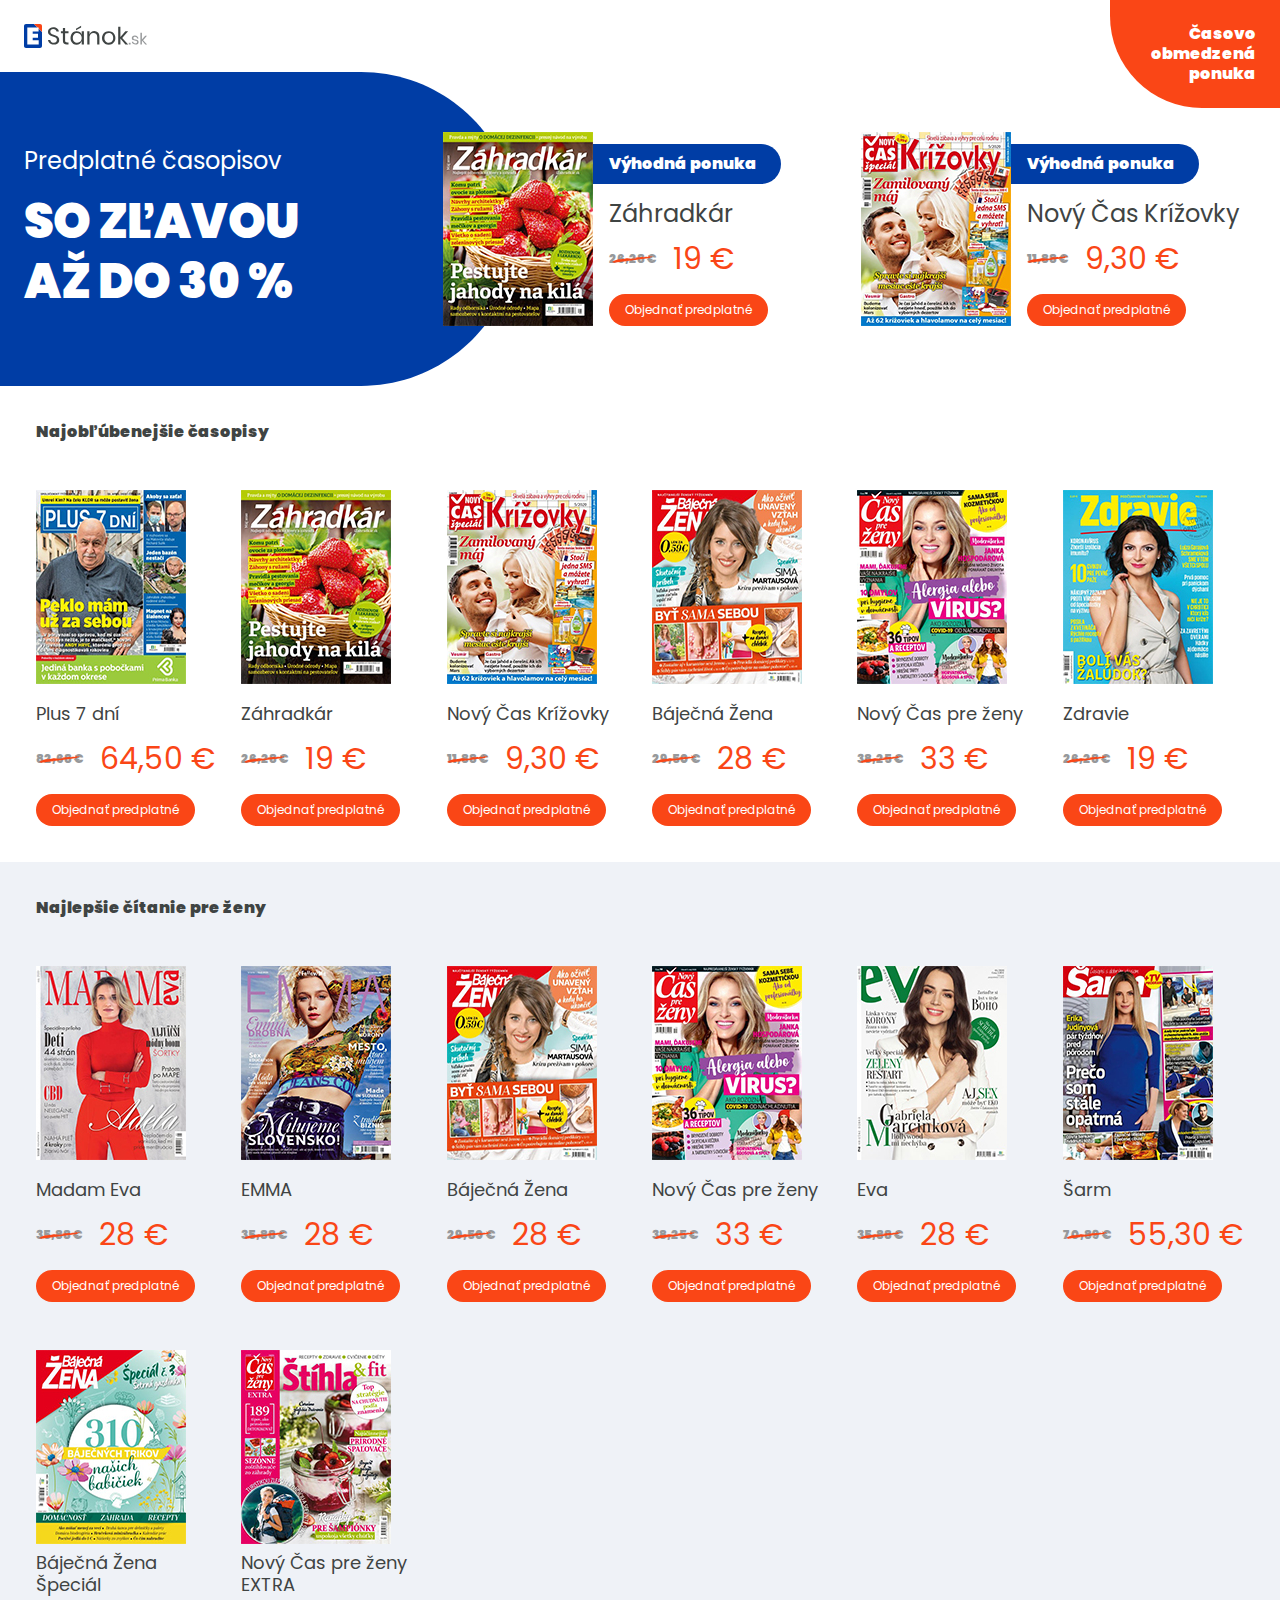
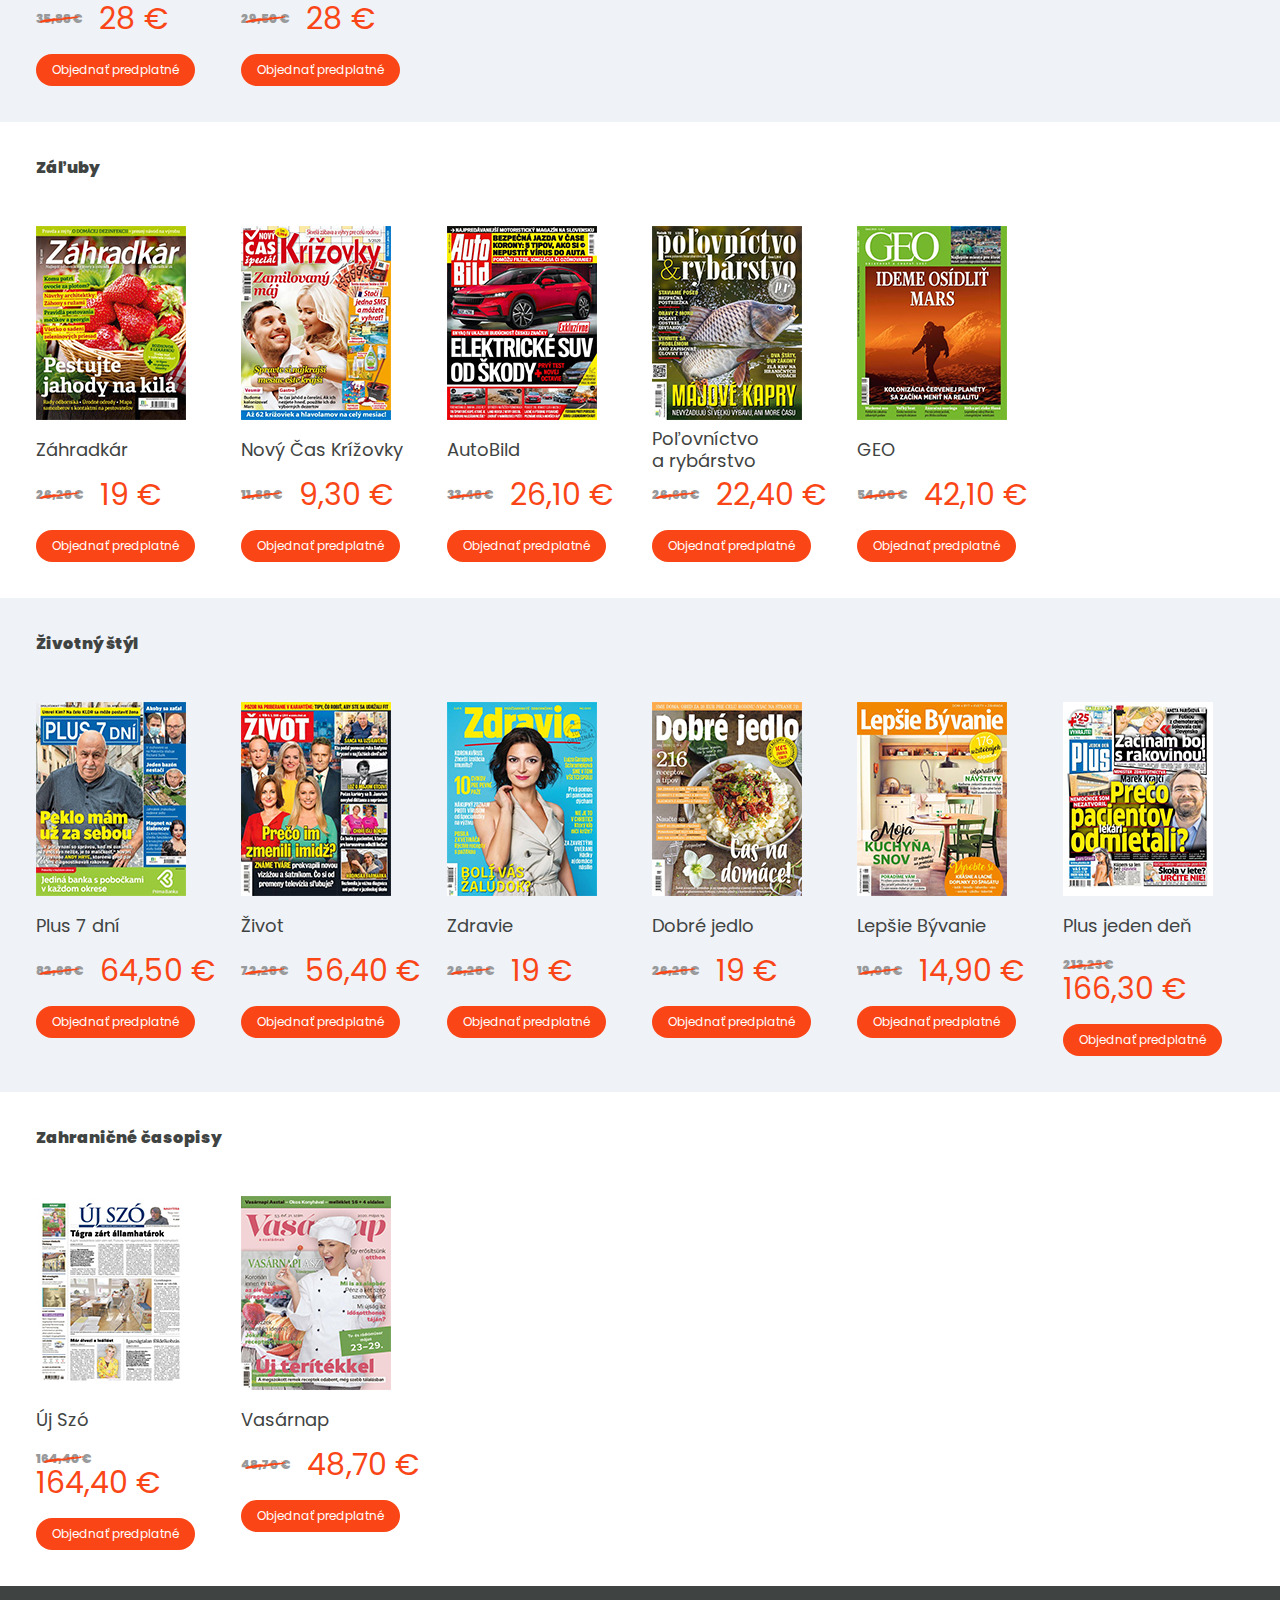
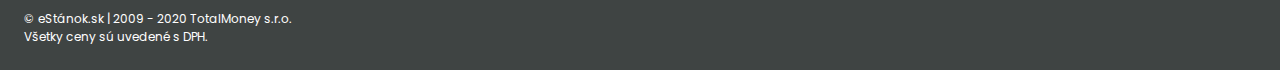
<file: index.html>
<!DOCTYPE HTML>
<html lang="sk">
<head>

	<meta charset="utf-8">

	<title></title>
	<meta name="title" content="">
	<meta name="metatitle" content="">
	<meta name="description" content="">
	<meta name="twitter:title" content="">
	<meta name="twitter:description" content="">
	<meta name="twitter:image" content="">
	<meta property="og:title" content="">
	<meta property="og:description" content="">
	<meta property="og:url" content="">
	<meta property="og:image" content="">


	<meta name="viewport" content="width=device-width, initial-scale=1">
	<meta http-equiv="X-UA-Compatible" content="IE=edge,chrome=1">
	<meta name="HandheldFriendly" content="true">
	<meta name="MobileOptimized" content="320">
	<meta name="format-detection" content="telephone=no">
	<meta name="format-detection" content="date=no">
	<meta name="format-detection" content="address=no">
	<meta name="format-detection" content="email=no">

	<link rel="stylesheet" type="text/css" href="assets/css/reset.css">
	<link rel="stylesheet" type="text/css" href="assets/css/grid.css">
	<link rel="stylesheet" type="text/css" href="assets/css/layout.css">

</head>
<body>

	<header class="header">
		<a href="#" class="header__branding">
			<img src="assets/images/logo.svg" alt="eStánok.sk" class="header__branding__img">
		</a>
		<div class="header__badge">
			<p class="header__badge__caption">Časovo obmedzená ponuka</p>
		</div>
	</header>
	
	<main class="content">
		<div class="hero" role="presentation">
			<div class="row">
				<div class="hero__title col col--l1-3">
					<h1 class="hero__caption">Predplatné časopisov</h1>
					<h2 class="hero__subcaption">so&nbsp;zľavou až&nbsp;do&nbsp;30&nbsp;%</h2>
				</div>
				<div class="col col--m1-2 col--l1-3">
					<div class="magItem magItem--greatOffer">
						<a href="/eStanok/article.html" class="magItem__anchor">
							<span class="magItem__badge">Výhodná ponuka</span>
							<img src="assets/images/mags/zahradkar.jpg" alt="Záhradkár" class="magItem__img">
							<div class="magItem__title">
								<div class="magItem__captionWrap">
									<h3 class="magItem__caption">Záhradkár</h3>
								</div>
								<div class="magItem__priceTable">
									<span class="magItem__price magItem__price--old">26,28 €</span>
									<span class="magItem__price magItem__price--new">19 €</span>
								</div>
								<span class="magItem__btn">Objednať predplatné</span>
							</div>
						</a>
					</div>
				</div>
				<div class="col col--m1-2 col--l1-3">
					<div class="magItem magItem--greatOffer">
						<a href="/eStanok/article.html" class="magItem__anchor">
							<span class="magItem__badge">Výhodná ponuka</span>
							<img src="assets/images/mags/novy-cas-krizovky.jpg" alt="Nový Čas Krížovky" class="magItem__img">
							<div class="magItem__title">
								<div class="magItem__captionWrap">
									<h3 class="magItem__caption">Nový Čas Krížovky</h3>
								</div>
								<div class="magItem__priceTable">
									<span class="magItem__price magItem__price--old">11,88 €</span>
									<span class="magItem__price magItem__price--new">9,30 €</span>
								</div>
								<span class="magItem__btn">Objednať predplatné</span>
							</div>
						</a>
					</div>
				</div>
			</div>
		</div>
		<div class="category">
			<div class="row">
				<div class="category__title col">
					<h4 class="category__caption">Najobľúbenejšie časopisy</h4>
				</div>
				<div class="col col--s1-2 col--m1-4 col--l1-6">
					<div class="magItem">
						<a href="/eStanok/article.html" class="magItem__anchor">
							<img src="assets/images/mags/plus-7-dni.jpg" alt="Plus 7 dní" class="magItem__img">
							<div class="magItem__title">
								<div class="magItem__captionWrap">
									<h3 class="magItem__caption">Plus 7 dní</h3>
								</div>
								<div class="magItem__priceTable">
									<span class="magItem__price magItem__price--old">82,68 €</span>
									<span class="magItem__price magItem__price--new">64,50 €</span>
								</div>
								<span class="magItem__btn">Objednať predplatné</span>
							</div>
						</a>
					</div>
				</div>
				<div class="col col--s1-2 col--m1-4 col--l1-6">
					<div class="magItem">
						<a href="/eStanok/article.html" class="magItem__anchor">
							<img src="assets/images/mags/zahradkar.jpg" alt="Záhradkár" class="magItem__img">
							<div class="magItem__title">
								<div class="magItem__captionWrap">
									<h3 class="magItem__caption">Záhradkár</h3>
								</div>
								<div class="magItem__priceTable">
									<span class="magItem__price magItem__price--old">26,28 €</span>
									<span class="magItem__price magItem__price--new">19 €</span>
								</div>
								<span class="magItem__btn">Objednať predplatné</span>
							</div>
						</a>
					</div>
				</div>
				<div class="col col--s1-2 col--m1-4 col--l1-6">
					<div class="magItem">
						<a href="/eStanok/article.html" class="magItem__anchor">
							<img src="assets/images/mags/novy-cas-krizovky.jpg" alt="Nový Čas Krížovky" class="magItem__img">
							<div class="magItem__title">
								<div class="magItem__captionWrap">
									<h3 class="magItem__caption">Nový Čas Krížovky</h3>
								</div>
								<div class="magItem__priceTable">
									<span class="magItem__price magItem__price--old">11,88 €</span>
									<span class="magItem__price magItem__price--new">9,30 €</span>
								</div>
								<span class="magItem__btn">Objednať predplatné</span>
							</div>
						</a>
					</div>
				</div>
				<div class="col col--s1-2 col--m1-4 col--l1-6">
					<div class="magItem">
						<a href="/eStanok/article.html" class="magItem__anchor">
							<img src="assets/images/mags/bajecna-zena.jpg" alt="Báječná Žena" class="magItem__img">
							<div class="magItem__title">
								<div class="magItem__captionWrap">
									<h3 class="magItem__caption">Báječná Žena</h3>
								</div>
								<div class="magItem__priceTable">
									<span class="magItem__price magItem__price--old">29,50 €</span>
									<span class="magItem__price magItem__price--new">28 €</span>
								</div>
								<span class="magItem__btn">Objednať predplatné</span>
							</div>
						</a>
					</div>
				</div>
				<div class="col col--s1-2 col--m1-4 col--l1-6">
					<div class="magItem">
						<a href="/eStanok/article.html" class="magItem__anchor">
							<img src="assets/images/mags/novy-cas-pre-zeny.jpg" alt="Nový Čas pre ženy" class="magItem__img">
							<div class="magItem__title">
								<div class="magItem__captionWrap">
									<h3 class="magItem__caption">Nový Čas pre ženy</h3>
								</div>
								<div class="magItem__priceTable">
									<span class="magItem__price magItem__price--old">38,25 €</span>
									<span class="magItem__price magItem__price--new">33 €</span>
								</div>
								<span class="magItem__btn">Objednať predplatné</span>
							</div>
						</a>
					</div>
				</div>
				<div class="col col--s1-2 col--m1-4 col--l1-6">
					<div class="magItem">
						<a href="/eStanok/article.html" class="magItem__anchor">
							<img src="assets/images/mags/zdravie.jpg" alt="Zdravie" class="magItem__img">
							<div class="magItem__title">
								<div class="magItem__captionWrap">
									<h3 class="magItem__caption">Zdravie</h3>
								</div>
								<div class="magItem__priceTable">
									<span class="magItem__price magItem__price--old">26,28 €</span>
									<span class="magItem__price magItem__price--new">19 €</span>
								</div>
								<span class="magItem__btn">Objednať predplatné</span>
							</div>
						</a>
					</div>
				</div>
			</div>
		</div>
		<div class="category">
			<div class="row">
				<div class="category__title col">
					<h4 class="category__caption">Najlepšie čítanie pre ženy</h4>
				</div>
				<div class="col col--s1-2 col--m1-4 col--l1-6">
					<div class="magItem">
						<a href="/eStanok/article.html" class="magItem__anchor">
							<img src="assets/images/mags/madam-eva.jpg" alt="Madam Eva" class="magItem__img">
							<div class="magItem__title">
								<div class="magItem__captionWrap">
									<h3 class="magItem__caption">Madam Eva</h3>
								</div>
								<div class="magItem__priceTable">
									<span class="magItem__price magItem__price--old">35,88 €</span>
									<span class="magItem__price magItem__price--new">28 €</span>
								</div>
								<span class="magItem__btn">Objednať predplatné</span>
							</div>
						</a>
					</div>
				</div>
				<div class="col col--s1-2 col--m1-4 col--l1-6">
					<div class="magItem">
						<a href="/eStanok/article.html" class="magItem__anchor">
							<img src="assets/images/mags/emma.jpg" alt="EMMA" class="magItem__img">
							<div class="magItem__title">
								<div class="magItem__captionWrap">
									<h3 class="magItem__caption">EMMA</h3>
								</div>
								<div class="magItem__priceTable">
									<span class="magItem__price magItem__price--old">35,88 €</span>
									<span class="magItem__price magItem__price--new">28 €</span>
								</div>
								<span class="magItem__btn">Objednať predplatné</span>
							</div>
						</a>
					</div>
				</div>
				<div class="col col--s1-2 col--m1-4 col--l1-6">
					<div class="magItem">
						<a href="/eStanok/article.html" class="magItem__anchor">
							<img src="assets/images/mags/bajecna-zena.jpg" alt="Báječná Žena" class="magItem__img">
							<div class="magItem__title">
								<div class="magItem__captionWrap">
									<h3 class="magItem__caption">Báječná Žena</h3>
								</div>
								<div class="magItem__priceTable">
									<span class="magItem__price magItem__price--old">29,50 €</span>
									<span class="magItem__price magItem__price--new">28 €</span>
								</div>
								<span class="magItem__btn">Objednať predplatné</span>
							</div>
						</a>
					</div>
				</div>
				<div class="col col--s1-2 col--m1-4 col--l1-6">
					<div class="magItem">
						<a href="/eStanok/article.html" class="magItem__anchor">
							<img src="assets/images/mags/novy-cas-pre-zeny.jpg" alt="Nový Čas pre ženy" class="magItem__img">
							<div class="magItem__title">
								<div class="magItem__captionWrap">
									<h3 class="magItem__caption">Nový Čas pre ženy</h3>
								</div>
								<div class="magItem__priceTable">
									<span class="magItem__price magItem__price--old">38,25 €</span>
									<span class="magItem__price magItem__price--new">33 €</span>
								</div>
								<span class="magItem__btn">Objednať predplatné</span>
							</div>
						</a>
					</div>
				</div>
				<div class="col col--s1-2 col--m1-4 col--l1-6">
					<div class="magItem">
						<a href="/eStanok/article.html" class="magItem__anchor">
							<img src="assets/images/mags/eva.jpg" alt="Eva" class="magItem__img">
							<div class="magItem__title">
								<div class="magItem__captionWrap">
									<h3 class="magItem__caption">Eva</h3>
								</div>
								<div class="magItem__priceTable">
									<span class="magItem__price magItem__price--old">35,88 €</span>
									<span class="magItem__price magItem__price--new">28 €</span>
								</div>
								<span class="magItem__btn">Objednať predplatné</span>
							</div>
						</a>
					</div>
				</div>
				<div class="col col--s1-2 col--m1-4 col--l1-6">
					<div class="magItem">
						<a href="/eStanok/article.html" class="magItem__anchor">
							<img src="assets/images/mags/sarm.jpg" alt="Šarm" class="magItem__img">
							<div class="magItem__title">
								<div class="magItem__captionWrap">
									<h3 class="magItem__caption">Šarm</h3>
								</div>
								<div class="magItem__priceTable">
									<span class="magItem__price magItem__price--old">70,89 €</span>
									<span class="magItem__price magItem__price--new">55,30 €</span>
								</div>
								<span class="magItem__btn">Objednať predplatné</span>
							</div>
						</a>
					</div>
				</div>
				<div class="col col--s1-2 col--m1-4 col--l1-6">
					<div class="magItem">
						<a href="/eStanok/article.html" class="magItem__anchor">
							<img src="assets/images/mags/bajecna-zena-special.jpg" alt="Báječná Žena Špeciál" class="magItem__img">
							<div class="magItem__title">
								<div class="magItem__captionWrap">
									<h3 class="magItem__caption">Báječná Žena Špeciál</h3>
								</div>
								<div class="magItem__priceTable">
									<span class="magItem__price magItem__price--old">35,88 €</span>
									<span class="magItem__price magItem__price--new">28 €</span>
								</div>
								<span class="magItem__btn">Objednať predplatné</span>
							</div>
						</a>
					</div>
				</div>
				<div class="col col--s1-2 col--m1-4 col--l1-6">
					<div class="magItem">
						<a href="/eStanok/article.html" class="magItem__anchor">
							<img src="assets/images/mags/novy-cas-pre-zeny-extra.jpg" alt="Nový Čas pre ženy Extra" class="magItem__img">
							<div class="magItem__title">
								<div class="magItem__captionWrap">
									<h3 class="magItem__caption">Nový Čas pre ženy EXTRA</h3>
								</div>
								<div class="magItem__priceTable">
									<span class="magItem__price magItem__price--old">29,50 €</span>
									<span class="magItem__price magItem__price--new">28 €</span>
								</div>
								<span class="magItem__btn">Objednať predplatné</span>
							</div>
						</a>
					</div>
				</div>
			</div>
		</div>
		<div class="category">
			<div class="row">
				<div class="category__title col">
					<h4 class="category__caption">Záľuby</h4>
				</div>
				<div class="col col--s1-2 col--m1-4 col--l1-6">
					<div class="magItem">
						<a href="/eStanok/article.html" class="magItem__anchor">
							<img src="assets/images/mags/zahradkar.jpg" alt="Záhradkár" class="magItem__img">
							<div class="magItem__title">
								<div class="magItem__captionWrap">
									<h3 class="magItem__caption">Záhradkár</h3>
								</div>
								<div class="magItem__priceTable">
									<span class="magItem__price magItem__price--old">26,28 €</span>
									<span class="magItem__price magItem__price--new">19 €</span>
								</div>
								<span class="magItem__btn">Objednať predplatné</span>
							</div>
						</a>
					</div>
				</div>
				<div class="col col--s1-2 col--m1-4 col--l1-6">
					<div class="magItem">
						<a href="/eStanok/article.html" class="magItem__anchor">
							<img src="assets/images/mags/novy-cas-krizovky.jpg" alt="Nový Čas Krížovky" class="magItem__img">
							<div class="magItem__title">
								<div class="magItem__captionWrap">
									<h3 class="magItem__caption">Nový Čas Krížovky</h3>
								</div>
								<div class="magItem__priceTable">
									<span class="magItem__price magItem__price--old">11,88 €</span>
									<span class="magItem__price magItem__price--new">9,30 €</span>
								</div>
								<span class="magItem__btn">Objednať predplatné</span>
							</div>
						</a>
					</div>
				</div>
				<div class="col col--s1-2 col--m1-4 col--l1-6">
					<div class="magItem">
						<a href="/eStanok/article.html" class="magItem__anchor">
							<img src="assets/images/mags/autobild.jpg" alt="AutoBild" class="magItem__img">
							<div class="magItem__title">
								<div class="magItem__captionWrap">
									<h3 class="magItem__caption">AutoBild</h3>
								</div>
								<div class="magItem__priceTable">
									<span class="magItem__price magItem__price--old">33,48 €</span>
									<span class="magItem__price magItem__price--new">26,10 €</span>
								</div>
								<span class="magItem__btn">Objednať predplatné</span>
							</div>
						</a>
					</div>
				</div>
				<div class="col col--s1-2 col--m1-4 col--l1-6">
					<div class="magItem">
						<a href="/eStanok/article.html" class="magItem__anchor">
							<img src="assets/images/mags/polovnictvo-a-rybarstvo.jpg" alt="Poľovníctvo a rybárstvo" class="magItem__img">
							<div class="magItem__title">
								<div class="magItem__captionWrap">
									<h3 class="magItem__caption">Poľovníctvo a&nbsp;rybárstvo</h3>
								</div>
								<div class="magItem__priceTable">
									<span class="magItem__price magItem__price--old">26,68 €</span>
									<span class="magItem__price magItem__price--new">22,40 €</span>
								</div>
								<span class="magItem__btn">Objednať predplatné</span>
							</div>
						</a>
					</div>
				</div>
				<div class="col col--s1-2 col--m1-4 col--l1-6">
					<div class="magItem">
						<a href="/eStanok/article.html" class="magItem__anchor">
							<img src="assets/images/mags/geo.jpg" alt="GEO" class="magItem__img">
							<div class="magItem__title">
								<div class="magItem__captionWrap">
									<h3 class="magItem__caption">GEO</h3>
								</div>
								<div class="magItem__priceTable">
									<span class="magItem__price magItem__price--old">54,00 €</span>
									<span class="magItem__price magItem__price--new">42,10 €</span>
								</div>
								<span class="magItem__btn">Objednať predplatné</span>
							</div>
						</a>
					</div>
				</div>
			</div>
		</div>
		<div class="category">
			<div class="row">
				<div class="category__title col">
					<h4 class="category__caption">Životný štýl</h4>
				</div>
				<div class="col col--s1-2 col--m1-4 col--l1-6">
					<div class="magItem">
						<a href="/eStanok/article.html" class="magItem__anchor">
							<img src="assets/images/mags/plus-7-dni.jpg" alt="Plus 7 dní" class="magItem__img">
							<div class="magItem__title">
								<div class="magItem__captionWrap">
									<h3 class="magItem__caption">Plus 7 dní</h3>
								</div>
								<div class="magItem__priceTable">
									<span class="magItem__price magItem__price--old">82,68 €</span>
									<span class="magItem__price magItem__price--new">64,50 €</span>
								</div>
								<span class="magItem__btn">Objednať predplatné</span>
							</div>
						</a>
					</div>
				</div>
				<div class="col col--s1-2 col--m1-4 col--l1-6">
					<div class="magItem">
						<a href="/eStanok/article.html" class="magItem__anchor">
							<img src="assets/images/mags/zivot.jpg" alt="Život" class="magItem__img">
							<div class="magItem__title">
								<div class="magItem__captionWrap">
									<h3 class="magItem__caption">Život</h3>
								</div>
								<div class="magItem__priceTable">
									<span class="magItem__price magItem__price--old">72,28 €</span>
									<span class="magItem__price magItem__price--new">56,40 €</span>
								</div>
								<span class="magItem__btn">Objednať predplatné</span>
							</div>
						</a>
					</div>
				</div>
				<div class="col col--s1-2 col--m1-4 col--l1-6">
					<div class="magItem">
						<a href="/eStanok/article.html" class="magItem__anchor">
							<img src="assets/images/mags/zdravie.jpg" alt="Zdravie" class="magItem__img">
							<div class="magItem__title">
								<div class="magItem__captionWrap">
									<h3 class="magItem__caption">Zdravie</h3>
								</div>
								<div class="magItem__priceTable">
									<span class="magItem__price magItem__price--old">26,28 €</span>
									<span class="magItem__price magItem__price--new">19 €</span>
								</div>
								<span class="magItem__btn">Objednať predplatné</span>
							</div>
						</a>
					</div>
				</div>
				<div class="col col--s1-2 col--m1-4 col--l1-6">
					<div class="magItem">
						<a href="/eStanok/article.html" class="magItem__anchor">
							<img src="assets/images/mags/dobre-jedlo.jpg" alt="Dobré jedlo" class="magItem__img">
							<div class="magItem__title">
								<div class="magItem__captionWrap">
									<h3 class="magItem__caption">Dobré jedlo</h3>
								</div>
								<div class="magItem__priceTable">
									<span class="magItem__price magItem__price--old">26,28 €</span>
									<span class="magItem__price magItem__price--new">19 €</span>
								</div>
								<span class="magItem__btn">Objednať predplatné</span>
							</div>
						</a>
					</div>
				</div>
				<div class="col col--s1-2 col--m1-4 col--l1-6">
					<div class="magItem">
						<a href="/eStanok/article.html" class="magItem__anchor">
							<img src="assets/images/mags/lepsie-byvanie.jpg" alt="Lepšie Bývanie" class="magItem__img">
							<div class="magItem__title">
								<div class="magItem__captionWrap">
									<h3 class="magItem__caption">Lepšie Bývanie</h3>
								</div>
								<div class="magItem__priceTable">
									<span class="magItem__price magItem__price--old">19,08 €</span>
									<span class="magItem__price magItem__price--new">14,90 €</span>
								</div>
								<span class="magItem__btn">Objednať predplatné</span>
							</div>
						</a>
					</div>
				</div>
				<div class="col col--s1-2 col--m1-4 col--l1-6">
					<div class="magItem">
						<a href="/eStanok/article.html" class="magItem__anchor">
							<img src="assets/images/mags/plus-jeden-den.jpg" alt="Plus jeden deň" class="magItem__img">
							<div class="magItem__title">
								<div class="magItem__captionWrap">
									<h3 class="magItem__caption">Plus jeden deň</h3>
								</div>
								<div class="magItem__priceTable">
									<span class="magItem__price magItem__price--old">213,23 €</span>
									<span class="magItem__price magItem__price--new">166,30 €</span>
								</div>
								<span class="magItem__btn">Objednať predplatné</span>
							</div>
						</a>
					</div>
				</div>
			</div>
		</div>
		<div class="category">
			<div class="row">
				<div class="category__title col">
					<h4 class="category__caption">Zahraničné časopisy</h4>
				</div>
				<div class="col col--s1-2 col--m1-4 col--l1-6">
					<div class="magItem">
						<a href="/eStanok/article.html" class="magItem__anchor">
							<img src="assets/images/mags/uj-szo.jpg" alt="Új Szó" class="magItem__img">
							<div class="magItem__title">
								<div class="magItem__captionWrap">
									<h3 class="magItem__caption">Új Szó</h3>
								</div>
								<div class="magItem__priceTable">
									<span class="magItem__price magItem__price--old">164,40 €</span>
									<span class="magItem__price magItem__price--new">164,40 €</span>
								</div>
								<span class="magItem__btn">Objednať predplatné</span>
							</div>
						</a>
					</div>
				</div>
				<div class="col col--s1-2 col--m1-4 col--l1-6">
					<div class="magItem">
						<a href="/eStanok/article.html" class="magItem__anchor">
							<img src="assets/images/mags/vasarnap.jpg" alt="Vasárnap" class="magItem__img">
							<div class="magItem__title">
								<div class="magItem__captionWrap">
									<h3 class="magItem__caption">Vasárnap</h3>
								</div>
								<div class="magItem__priceTable">
									<span class="magItem__price magItem__price--old">48,70 €</span>
									<span class="magItem__price magItem__price--new">48,70 €</span>
								</div>
								<span class="magItem__btn">Objednať predplatné</span>
							</div>
						</a>
					</div>
				</div>
			</div>
		</div>
	</main>
	
	<footer class="footer">
		<p class="footer__description">© eStánok.sk | 2009 - 2020 TotalMoney s.r.o.</p>
		<p class="footer__description">Všetky ceny sú uvedené s DPH.</p>
	</footer>
	
	<link href="https://fonts.googleapis.com/css2?family=Poppins:wght@400;900&display=swap" rel="stylesheet">

</body>
</html>
</file>
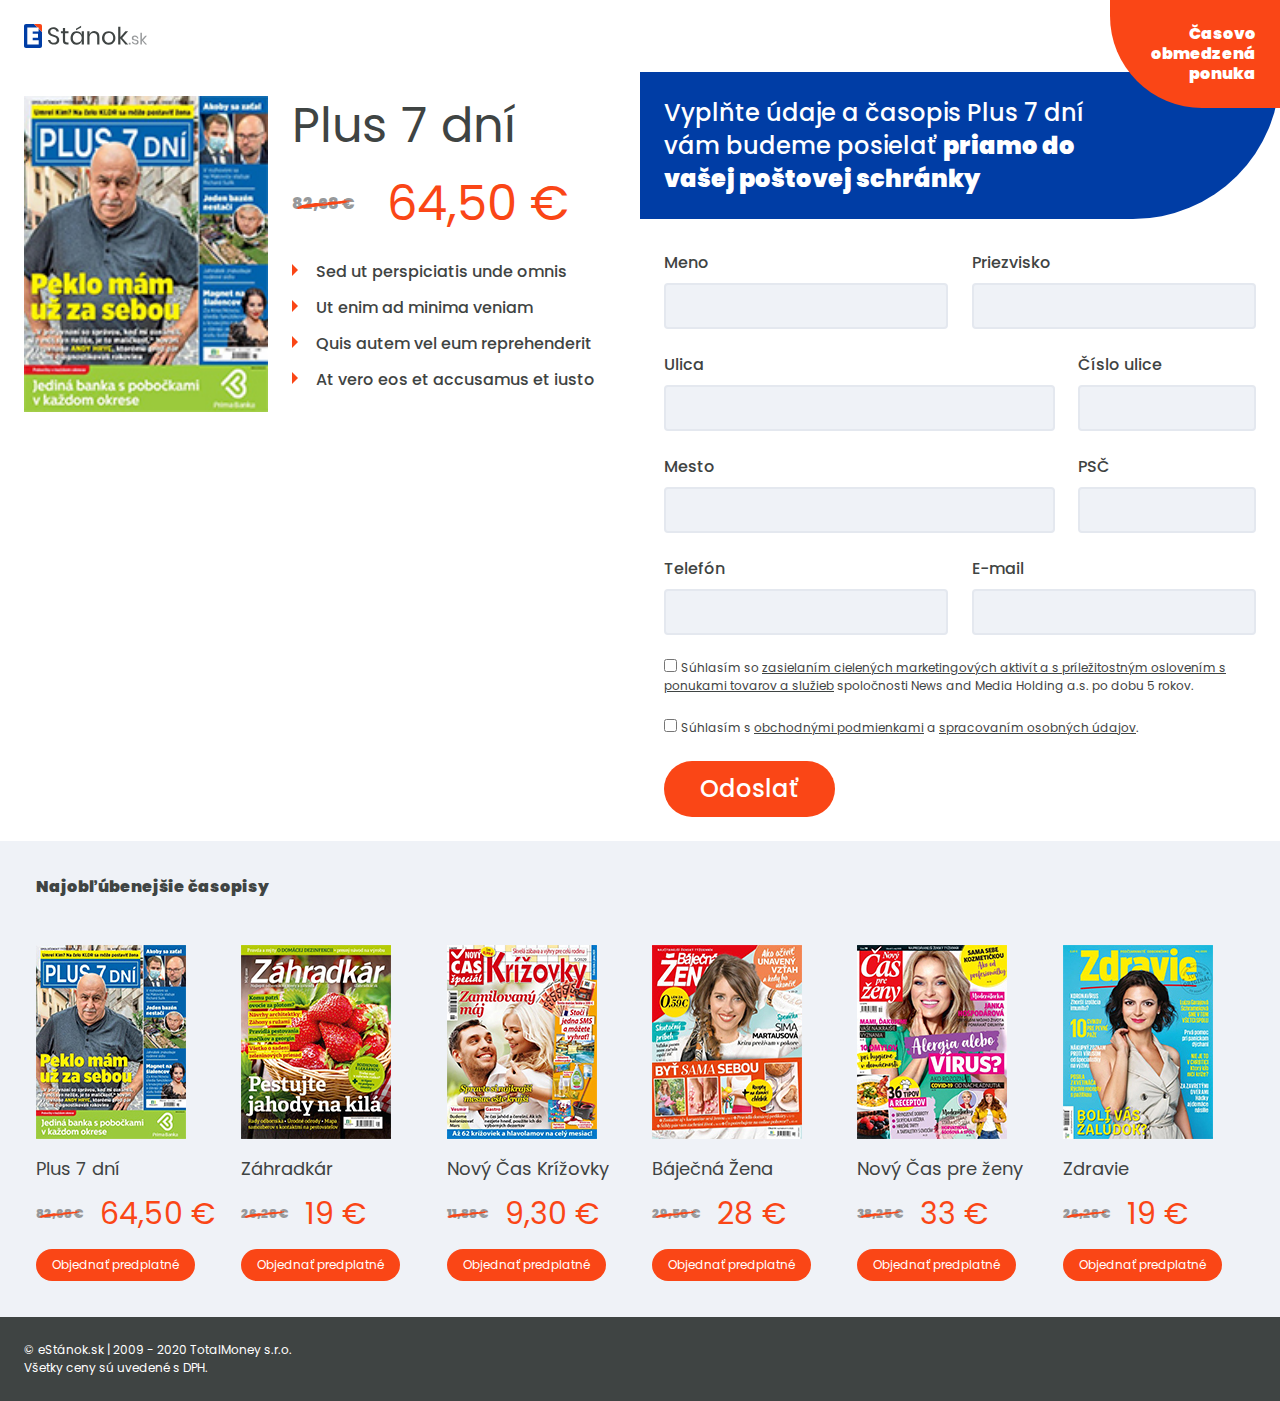
<file: article.html>
<!DOCTYPE HTML>
<html lang="sk">
<head>

	<meta charset="utf-8">

	<title></title>
	<meta name="title" content="">
	<meta name="metatitle" content="">
	<meta name="description" content="">
	<meta name="twitter:title" content="">
	<meta name="twitter:description" content="">
	<meta name="twitter:image" content="">
	<meta property="og:title" content="">
	<meta property="og:description" content="">
	<meta property="og:url" content="">
	<meta property="og:image" content="">


	<meta name="viewport" content="width=device-width, initial-scale=1">
	<meta http-equiv="X-UA-Compatible" content="IE=edge,chrome=1">
	<meta name="HandheldFriendly" content="true">
	<meta name="MobileOptimized" content="320">
	<meta name="format-detection" content="telephone=no">
	<meta name="format-detection" content="date=no">
	<meta name="format-detection" content="address=no">
	<meta name="format-detection" content="email=no">

	<link rel="stylesheet" type="text/css" href="assets/css/reset.css">
	<link rel="stylesheet" type="text/css" href="assets/css/grid.css">
	<link rel="stylesheet" type="text/css" href="assets/css/layout.css">

</head>
<body>

	<header class="header">
		<a href="#" class="header__branding">
			<img src="assets/images/logo.svg" alt="eStánok.sk" class="header__branding__img">
		</a>
		<div class="header__badge">
			<p class="header__badge__caption">Časovo obmedzená ponuka</p>
		</div>
	</header>
	
	<main class="content">
		<div class="order">
			<div class="row">
				<div class="col col--m1-2">
					<div class="magItem magItem--order">
						<span class="magItem__anchor">
							<img src="assets/images/mags/plus-7-dni.jpg" alt="Plus 7 dní" class="magItem__img">
							<div class="magItem__title">
								<div class="magItem__captionWrap">
									<h1 class="magItem__caption">Plus 7 dní</h1>
								</div>
								<div class="magItem__priceTable">
									<span class="magItem__price magItem__price--old">82,68 €</span>
									<span class="magItem__price magItem__price--new">64,50 €</span>
								</div>
								<ul class="magItem__list">
									<li class="magItem__list__item">Sed ut perspiciatis unde omnis</li>
									<li class="magItem__list__item">Ut enim ad minima veniam</li>
									<li class="magItem__list__item">Quis autem vel eum reprehenderit</li>
									<li class="magItem__list__item">At vero eos et accusamus et iusto</li>
								</ul>
							</div>
						</span>
					</div>
				</div>
				<div class="col col--m1-2">
					<h2 class="order__caption">Vyplňte údaje a časopis Plus 7 dní vám budeme posielať <strong>priamo do vašej poštovej schránky</strong></h2>





<div class="form" id="341">
<form action="" id="ziadost" accept-charset="UTF-8" method="POST">
<input type="hidden" name="next_step" value="validate">
<input type="hidden" name="utmt" value="tp5f2a9b7f619db|||||1597064832">
<input type="hidden" name="adw" value="">
<input type="hidden" name="partner" value="">
<input type="hidden" name="screen_code" value="1">
<input id="client_id" type="hidden" name="client_id" value="21294773.1594630185"><input type="hidden" name="nmhproductid" value="24">
<input type="hidden" name="nmhpriceid" value="1290">
<input type="hidden" name="storelevel" value="none">
<input type="hidden" name="device_type" value="desktop">
<input type="hidden" name="device_name" value="WebKit">
<input type="hidden" name="device_os" value="Windows">
<input type="hidden" name="device_browser" value="Chrome">
<input type="hidden" name="user_agent" value="Mozilla/5.0 (Windows NT 10.0; Win64; x64) AppleWebKit/537.36 (KHTML, like Gecko) Chrome/84.0.4147.105 Safari/537.36">
<input type="hidden" name="uniid" value="5f31443022d06">
<input type="hidden" name="storage" value="11337875">
<div class="screen" id="screen-1">
<div class="screen-element-block main-block form-element" id="text_platca_meno">
<label for="platca_meno" id="platca_meno_label" class="element_label"> <span id="platca_meno_label_text">Meno</span></label>
<div class="screen-element">
<input class="element" name="platca_meno" type="text" id="platca_meno" placeholder="" value="">
</div>
</div>
<div class="screen-element-block main-block form-element" id="text_platca_priezvisko">
<label for="platca_priezvisko" id="platca_priezvisko_label" class="element_label"> <span id="platca_priezvisko_label_text">Priezvisko</span></label>
<div class="screen-element">
<input class="element" name="platca_priezvisko" type="text" id="platca_priezvisko" placeholder="" value="">
</div>
</div>
<div class="screen-element-block main-block form-element" id="text_platca_ulica">
<label for="platca_ulica" id="platca_ulica_label" class="element_label"> <span id="platca_ulica_label_text">Ulica</span></label>
<div class="screen-element">
<input class="element" name="platca_ulica" type="text" id="platca_ulica" placeholder="" value="">
</div>
</div>
<div class="screen-element-block main-block form-element" id="text_platca_cislo">
<label for="platca_cislo" id="platca_cislo_label" class="element_label"> <span id="platca_cislo_label_text">Číslo ulice</span></label>
<div class="screen-element">
<input class="element" name="platca_cislo" type="text" id="platca_cislo" placeholder="" value="">
</div>
</div>
<div class="screen-element-block main-block form-element" id="text_platca_mesto">
<label for="platca_mesto" id="platca_mesto_label" class="element_label"> <span id="platca_mesto_label_text">Mesto</span></label>
<div class="screen-element">
<input class="element" name="platca_mesto" type="text" id="platca_mesto" placeholder="" value="">
</div>
</div>
<div class="screen-element-block main-block form-element" id="text_platca_psc">
<label for="platca_psc" id="platca_psc_label" class="element_label"> <span id="platca_psc_label_text">PSČ</span></label>
<div class="screen-element">
<input class="element" name="platca_psc" type="text" id="platca_psc" placeholder="" value="">
</div>
</div>
<div class="screen-element-block main-block form-element" id="text_telefon">
<label for="telefon_2" id="telefon_2_label" class="element_label"> <span id="telefon_2_label_text">Telefón</span></label>
<div class="screen-element">
<input class="element" name="ziadost:telefon_2" type="text" id="telefon_2" placeholder="" value="">
</div>
</div>
<div class="screen-element-block main-block form-element" id="text_email">
<label for="email" id="email_label" class="element_label"> <span id="email_label_text">E-mail</span></label>
<div class="screen-element">
<input class="element" name="ziadost:email" type="text" id="email" placeholder="" value="">
</div>
</div>
<div class="screen-element-block main-block html" id="html_nmh_term1">
<input class="check_vyhlasenie" type="checkbox" name="nmh_term1" id="nmh_term1" value="2">Súhlasím so <a href="https://www.pluska.sk/files/pdf/suhlas_predplatnenmh.pdf" target="_blank">zasielaním cielených marketingových aktivít a s príležitostným oslovením s ponukami tovarov a služieb</a> spoločnosti News and Media Holding a.s. po dobu 5 rokov.</div>
<div class="screen-element-block main-block html" id="html_nmh_term2">
<input class="check_vyhlasenie" type="checkbox" name="nmh_term2" id="nmh_term2" value="1">Súhlasím s <a href="https://www.pluska.sk/files/predplatne/vop_predplatne_nmh.pdf" target="_blank" title="Text obchodnych podmienok">obchodnými podmienkami</a> a <a href="http://www.newsandmedia.sk/gdpr/" target="_blank" title="Spracovanie osobných údajov">spracovaním osobných údajov</a>.</div>
<div class="screen-element-block main-block html" id="html_nmh_term3">
</div>
<div class="screen-element-block main-block html" id="html_nmh_term4">
</div>
<div class="screen-element-block main-block html" id="html_nmh_term5">
</div>
<div class="screen-element-block main-block submit" id="submit_odoslat">
<button type="submit" class="submit_button" name="odoslat">Odoslať</button>
</div>
</div>
</form>
</div>



				</div>
			</div>
		</div>
		<div class="category">
			<div class="row">
				<div class="category__title col">
					<h4 class="category__caption">Najobľúbenejšie časopisy</h4>
				</div>
				<div class="col col--s1-2 col--m1-4 col--l1-6">
					<div class="magItem">
						<a href="#" class="magItem__anchor">
							<img src="assets/images/mags/plus-7-dni.jpg" alt="Plus 7 dní" class="magItem__img">
							<div class="magItem__title">
								<div class="magItem__captionWrap">
									<h3 class="magItem__caption">Plus 7 dní</h3>
								</div>
								<div class="magItem__priceTable">
									<span class="magItem__price magItem__price--old">82,68 €</span>
									<span class="magItem__price magItem__price--new">64,50 €</span>
								</div>
								<span class="magItem__btn">Objednať predplatné</span>
							</div>
						</a>
					</div>
				</div>
				<div class="col col--s1-2 col--m1-4 col--l1-6">
					<div class="magItem">
						<a href="#" class="magItem__anchor">
							<img src="assets/images/mags/zahradkar.jpg" alt="Záhradkár" class="magItem__img">
							<div class="magItem__title">
								<div class="magItem__captionWrap">
									<h3 class="magItem__caption">Záhradkár</h3>
								</div>
								<div class="magItem__priceTable">
									<span class="magItem__price magItem__price--old">26,28 €</span>
									<span class="magItem__price magItem__price--new">19 €</span>
								</div>
								<span class="magItem__btn">Objednať predplatné</span>
							</div>
						</a>
					</div>
				</div>
				<div class="col col--s1-2 col--m1-4 col--l1-6">
					<div class="magItem">
						<a href="#" class="magItem__anchor">
							<img src="assets/images/mags/novy-cas-krizovky.jpg" alt="Nový Čas Krížovky" class="magItem__img">
							<div class="magItem__title">
								<div class="magItem__captionWrap">
									<h3 class="magItem__caption">Nový Čas Krížovky</h3>
								</div>
								<div class="magItem__priceTable">
									<span class="magItem__price magItem__price--old">11,88 €</span>
									<span class="magItem__price magItem__price--new">9,30 €</span>
								</div>
								<span class="magItem__btn">Objednať predplatné</span>
							</div>
						</a>
					</div>
				</div>
				<div class="col col--s1-2 col--m1-4 col--l1-6">
					<div class="magItem">
						<a href="#" class="magItem__anchor">
							<img src="assets/images/mags/bajecna-zena.jpg" alt="Báječná Žena" class="magItem__img">
							<div class="magItem__title">
								<div class="magItem__captionWrap">
									<h3 class="magItem__caption">Báječná Žena</h3>
								</div>
								<div class="magItem__priceTable">
									<span class="magItem__price magItem__price--old">29,50 €</span>
									<span class="magItem__price magItem__price--new">28 €</span>
								</div>
								<span class="magItem__btn">Objednať predplatné</span>
							</div>
						</a>
					</div>
				</div>
				<div class="col col--s1-2 col--m1-4 col--l1-6">
					<div class="magItem">
						<a href="#" class="magItem__anchor">
							<img src="assets/images/mags/novy-cas-pre-zeny.jpg" alt="Nový Čas pre ženy" class="magItem__img">
							<div class="magItem__title">
								<div class="magItem__captionWrap">
									<h3 class="magItem__caption">Nový Čas pre ženy</h3>
								</div>
								<div class="magItem__priceTable">
									<span class="magItem__price magItem__price--old">38,25 €</span>
									<span class="magItem__price magItem__price--new">33 €</span>
								</div>
								<span class="magItem__btn">Objednať predplatné</span>
							</div>
						</a>
					</div>
				</div>
				<div class="col col--s1-2 col--m1-4 col--l1-6">
					<div class="magItem">
						<a href="#" class="magItem__anchor">
							<img src="assets/images/mags/zdravie.jpg" alt="Zdravie" class="magItem__img">
							<div class="magItem__title">
								<div class="magItem__captionWrap">
									<h3 class="magItem__caption">Zdravie</h3>
								</div>
								<div class="magItem__priceTable">
									<span class="magItem__price magItem__price--old">26,28 €</span>
									<span class="magItem__price magItem__price--new">19 €</span>
								</div>
								<span class="magItem__btn">Objednať predplatné</span>
							</div>
						</a>
					</div>
				</div>
			</div>
		</div>
		
	</main>
	
	<footer class="footer">
		<p class="footer__description">© eStánok.sk | 2009 - 2020 TotalMoney s.r.o.</p>
		<p class="footer__description">Všetky ceny sú uvedené s DPH.</p>
	</footer>
	
	<link href="https://fonts.googleapis.com/css2?family=Poppins:wght@400;900&display=swap" rel="stylesheet">

</body>
</html>
</file>
<file: assets/css/grid.css>
.row {
	font-size: 0;
}
.col {
	display: inline-block;
	vertical-align: top;
	width: 100%;
}
.col--s1-2 {
	width: 50%;
}

@media screen and (min-width: 840px) {
	.col--m1-2 {
		width: 50%;
	}
	.col--m1-4 {
		width: 25%;
	}
}

@media screen and (min-width: 1280px) {
	.col--l1-3 {
		width: 33.33333%;
	}
	.col--l1-6 {
		width: 16.66666%;
	}
}
</file>
<file: assets/css/layout.css>
body {
	font-family: 'Poppins', sans-serif;
}

/* Header */

.header {
	padding: 16px;
	
	background: #ffffff;
}
.header__branding, 
.header__branding__img {
	display: block;
	height: 24px;
	width: 124px;
}
.header__badge {
	display: none;
}

@media screen and (min-width: 840px) {
	.header {
		padding: 24px;
	}
}

@media screen and (min-width: 1280px) {
	.header {
		position: relative;
	}
	.header__badge {
		display: block;
		padding: 24px;
		position: absolute;
		right: 0;
		top: 0;
		width: 170px;
		
		background: #fa4616;
		border-radius: 0 0 0 92px;
	}
	.header__badge__caption {
		color: #ffffff;
		font-size: 16px;
		font-weight: 900;
		line-height: 20px;
		text-align: right;
	}
}

/* Hero */

.hero {
	padding-bottom: 16px;
}
.hero .col {
	padding: 16px;
}
.hero .hero__title {
	margin-bottom: 16px;
	padding-bottom: 32px;
	padding-right: 25%;
	padding-top: 24px;
	
	color: #ffffff;
	
	background: #003da5;
	border-radius: 0 0 174px 0;
}
.hero__caption {
	font-size: 18px;
	font-weight: 400;
	line-height: 22px;
}
.hero__subcaption {
	margin-top: 8px;
	
	font-size: 36px;
	font-weight: 900;
	line-height: 44px;
	text-transform: uppercase;
}

@media screen and (min-width: 400px) {
	.hero .hero__title {
		padding-bottom: 48px;
		padding-top: 32px;
	}
	.hero__caption {
		font-size: 24px;
		line-height: 30px;
	}
	.hero__subcaption {
		margin-top: 16px;
		
		font-size: 48px;
		line-height: 60px;
	}
}

@media screen and (min-width: 840px) {
	.hero .col {
		padding: 24px;
	}
	.hero .hero__title {
		padding-bottom: 32px;
		padding-right: 25%;
		padding-top: 32px;
	}
}

@media screen and (min-width: 1280px) {
	.hero {
		padding-bottom: 48px;
		padding-top: 48px;
		
		background: url(../images/hero-bg.svg) no-repeat center;
	}
	.hero .row {
		margin: auto;
		max-width: 1280px;
		padding-left: 12px;
		padding-right: 12px;
	}
	.hero .col {
		padding: 12px;
		vertical-align: middle;
	}
	.hero .hero__title {
		margin-bottom: 0;
		
		border-radius: 0;
	}
}

/* Category */

.category:nth-of-type(even) {
	background: #eff2f7;
}
.category .row {
	padding: 8px;
}
.category .col {
	padding: 16px 8px;
}
.category__caption {
	color: #3f4443;
	font-size: 18px;
	font-weight: 900;
	line-height: 22px;
}

@media screen and (min-width: 400px) {
	.category__caption {
		font-size: 16px;
		line-height: 20px;
	}
}

@media screen and (min-width: 840px) {
	.category .row {
		padding: 12px;
	}
	.category .col {
		padding: 24px 12px;
	}
}

@media screen and (min-width: 1280px) {
	.category:nth-of-type(even) {
		background: transparent;
	}
	.category:nth-of-type(odd), 
	.order + .category {
		background: #eff2f7;
	}
	.category .row {
		margin: auto;
		max-width: 1256px;
	}
}

/* Order */ 

.order .col {
	padding: 16px;
}
.order .col:nth-of-type(odd) {
	background: #eff2f7;
}
.order__caption {
	margin: -16px -16px 0;
	padding: 16px;
	padding-right: 25%;
	
	color: #ffffff;
	font-size: 18px;
	font-weight: 500;
	line-height: 27px;
	
	background: #003da5;
	border-radius: 0 0 174px 0;
}
.order__caption strong {
	font-weight: 900;
}

@media screen and (min-width: 400px) {
	.order__caption {
		padding: 20px 16px;
		
		font-size: 24px;
		line-height: 33px;
	}
}

@media screen and (min-width: 840px) {
	.order .col {
		padding: 24px;
	}
	.order .col:nth-of-type(odd) {
		background: transparent;
		background: rgba(0, 0, 0, 0);
	}
	.order__caption {
		margin: -24px -24px 0;
		padding: 24px;
		padding-right: 25%;
	}
}

@media screen and (min-width: 1280px) {
	.order .row {
		margin: auto;
		max-width: 1280px;
	}
}

/* Magazine */

.magItem__anchor {
	display: block;
	position: relative;
	
	color: #3f4443;
}
.magItem--greatOffer .magItem__anchor, 
.magItem--order .magItem__anchor {
	padding-left: 110px;
}

.magItem__img {
	display: block;
	height: 142px;
	width: 110px;
}
.magItem--greatOffer .magItem__img, 
.magItem--order .magItem__img {
	left: 0;
	position: absolute;
	top: 0;
}

.magItem--greatOffer .magItem__title, 
.magItem--order .magItem__title {
	padding-left: 8px;
}
.magItem__captionWrap {
	height: 44px;
	
	line-height: 44px;
}
.magItem__caption {
	display: inline-block;
	vertical-align: middle;
	
	font-size: 18px;
	font-weight: 400;
	line-height: 22px;
}
.magItem__price {
	display: inline-block;
	vertical-align: middle;
}
.magItem__price--old {
	margin-right: 16px;
	position: relative;
	
	color: #97999b;
	font-size: 12px;
	font-weight: 900;
	line-height: 18px;
}
.magItem__price--old:after {
	content: " ";
	display: block;
	height: 18px;
	left: 50%;
	margin-left: -24px;
	position: absolute;
	top: 0;
	width: 48px;
	
	background: url(../images/price-line.svg) no-repeat center;
}
.magItem__price--new {
	color: #fa4616;
	font-size: 24px;
	font-weight: 400;
	line-height: 24px;
}
.magItem__btn {
	display: inline-block;
	margin-top: 12px;
	padding: 4px 12px;
	vertical-align: top;
	
	color: #ffffff;
	font-size: 10px;
	font-weight: 400;
	line-height: 16px;
	
	background: #fa4616;
	border-radius: 99999px;
	-webkit-transition: all 0.23s ease-out;
	-moz-transition: all 0.23s ease-out;
	-o-transition: all 0.23s ease-out;
	transition: all 0.23s ease-out;
}
.magItem__btn:hover {
	background: #e43000;
}
.magItem__badge {
	display: inline-block;
	margin-top: 6px;
	padding: 7px 16px 7px 8px;
	vertical-align: top;
	
	color: #ffffff;
	font-size: 12px;
	font-weight: 900;
	line-height: 18px;
	
	background: #003da5;
	border-radius: 0 99999px 99999px 0;	
}
.magItem__list {
	margin-top: 12px;
	
	font-size: 12px;
	font-weight: 500;
	line-height: 18px;
}
.magItem__list__item {
	padding-left: 12px;
	position: relative;
}
.magItem__list__item:before {
	content: " ";
	display: block;
	height: 0;
	left: 0;
	position: absolute;
	top: 4px;
	width: 0;
	
	border: 4px solid transparent;
	border: 4px solid rgba(0, 0, 0, 0);
	border-left: 4px solid #fa4616;
}
.magItem__list__item + .magItem__list__item {
	margin-top: 6px;
}

@media screen and (min-width: 400px) {
	.magItem--greatOffer .magItem__anchor, 
	.magItem--order .magItem__anchor {
		padding-left: 150px;
	}
	.magItem__img {
		height: 194px;
		width: 150px;
	}
	.magItem--greatOffer .magItem__title, 
	.magItem--order .magItem__title {
		padding-left: 16px;
	}
	.magItem__captionWrap {
		height: 60px;
		
		line-height: 60px;
	}
	.magItem--greatOffer .magItem__caption, 
	.magItem--order .magItem__caption {
		font-size: 24px;
		line-height: 30px;
	}
	.magItem__price--new {
		font-size: 30px;
		line-height: 30px;
	}
	.magItem__btn {
		margin-top: 20px;
		padding: 7px 16px;
		
		font-size: 12px;
		line-height: 18px;
	}
	.magItem__badge {
		margin-top: 12px;
		padding: 10px 24px 10px 16px;
		
		font-size: 16px;
		line-height: 20px;
	}
	.magItem__list {
		font-size: 14px;
		line-height: 20px;
	}
}

@media screen and (min-width: 1280px) {
	.magItem--order .magItem__anchor {
		padding-left: 244px;
	}
	.magItem--order .magItem__img {
		height: 316px;
		width: 244px;
	}
	.magItem--order .magItem__title {
		padding-left: 24px;
	}
	.magItem--order .magItem__captionWrap {
		height: auto;
		line-height: 1.15;
	}
	.magItem--order .magItem__caption {
		display: block;
		
		font-size: 48px;
		line-height: 60px;
	}
	.magItem--order .magItem__priceTable {
		margin-top: 24px;
	}
	.magItem--order .magItem__price--old {
		margin-right: 32px;
		
		font-size: 16px;
		line-height: 24px;
	}
	.magItem--order .magItem__price--old:after {
		height: 24px;
		margin-left: -32px;
		width: 64px;
		
		background-size: cover;
	}
	.magItem--order .magItem__price--new {
		font-size: 48px;
		line-height: 48px;
	}
	.magItem--order .magItem__list {
		margin-top: 32px;
		
		font-size: 16px;
		line-height: 24px;
	}
	.magItem--order .magItem__list__item {
		padding-left: 24px;
	}
	.magItem--order .magItem__list__item:before {
		border: 6px solid transparent;
		border: 6px solid rgba(0, 0, 0, 0);
		border-left: 6px solid #fa4616;
	}
	.magItem--order .magItem__list__item + .magItem__list__item {
		margin-top: 12px;
	}
}

/* Form */

.form {
	margin-top: 16px;
}
.screen:after, 
.screen-element-block:after {
	content: " "; 
	visibility: hidden;
	display: block;
	height: 0;
	clear: both;
}
.screen-element-block {
	color: #3f4443;
	font-size: 12px;
	line-height: 18px;
}
.screen-element-block a {
	text-decoration: underline;
}
.screen-element-block + .screen-element-block {
	margin-top: 16px;
}
.element_label {
	display: block;
	margin-bottom: 4px;
	
	font-size: 12px;
	font-weight: 500;
	line-height: 18px;
}
input[type="text"], 
input[type="email"], 
select {
	-webkit-appearance: none;
	-moz-appearance: none;
	appearance: none;
	display: inline-block;
	height: 40px;
	padding: 0 6px;
	vertical-align: top;
	width: 100%;
	
	color: #3f4443;
	font-size: 16px;
	font-weight: 500;
	line-height: 36px;
	
	background-color: #eff2f7;
	border: 2px solid #e4e8ef;
	border-radius: 4px;
}
input[type="text"].validation-error, 
input[type="email"].validation-error, 
select.validation-error {
	background-color: #f7ebea;
	border: 2px solid #d9534f;
}
input[type="checkbox"], 
input[type="radio"] {
	float: left;
	margin-right: 4px;
}
button {
	display: inline-block;
	padding: 12px 24px;
	vertical-align: top;
	
	color: #ffffff;
	font-size: 16px;
	font-weight: 500;
	line-height: 20px;
	
	background-color: #fa4616;
	border-radius: 99999px;
	-webkit-transition: all 0.23s ease-out;
	-moz-transition: all 0.23s ease-out;
	-o-transition: all 0.23s ease-out;
	transition: all 0.23s ease-out;
}
button:hover {
	background: #e43000;
}
span.error {
	display: none !important;
}

@media screen and (min-width: 400px) {
	.form {
		margin-top: 8px;
	}
	.screen-element-block:first-of-type {
		margin-top: 16px;
	}
	.screen-element-block {
		float: left;
		width: 100%;
	}
	.screen-element-block.html {
		clear: both;
	}
	#html_nmh_term3, 
	#html_nmh_term4, 
	#html_nmh_term5 {
		margin-top: 0;
	}
	#text_platca_ulica, 
	#text_platca_mesto {
		width: 66%;
	}
	#text_platca_meno, 
	#text_platca_priezvisko, 
	#text_telefon, 
	#text_email {
		width: 48%;
	}
	#text_platca_cislo, 
	#text_platca_psc {
		width: 30%;
	}
	#text_platca_meno, 
	#text_platca_ulica, 
	#text_platca_mesto, 
	#text_telefon {
		margin-right: 4%;
	}
	.element_label {
		margin-bottom: 6px;
		
		font-size: 14px;
		line-height: 20px;
	}
	input[type="text"], 
	input[type="email"], 
	select {
		height: 46px;
		
		line-height: 42px;
	}
	button {
		padding: 13px 36px;
		
		font-size: 24px;
		line-height: 30px;
	}
}

@media screen and (min-width: 840px) {
	.screen-element-block, 
	.screen-element-block:first-of-type, 
	.screen-element-block + .screen-element-block {
		margin-top: 24px;
	}
}

@media screen and (min-width: 1280px) {
	.element_label {
		margin-bottom: 8px;
		
		font-size: 16px;
		line-height: 24px;
	}
}

/* Footer */

.footer {
	padding: 16px;
	
	color: #ffffff;
	
	background: #3f4443;
}
.footer__description {
	font-size: 12px;
	font-weight: 400;
	line-height: 18px;
}

@media screen and (min-width: 840px) {
	.footer {
		padding: 24px;
	}
}
</file>
